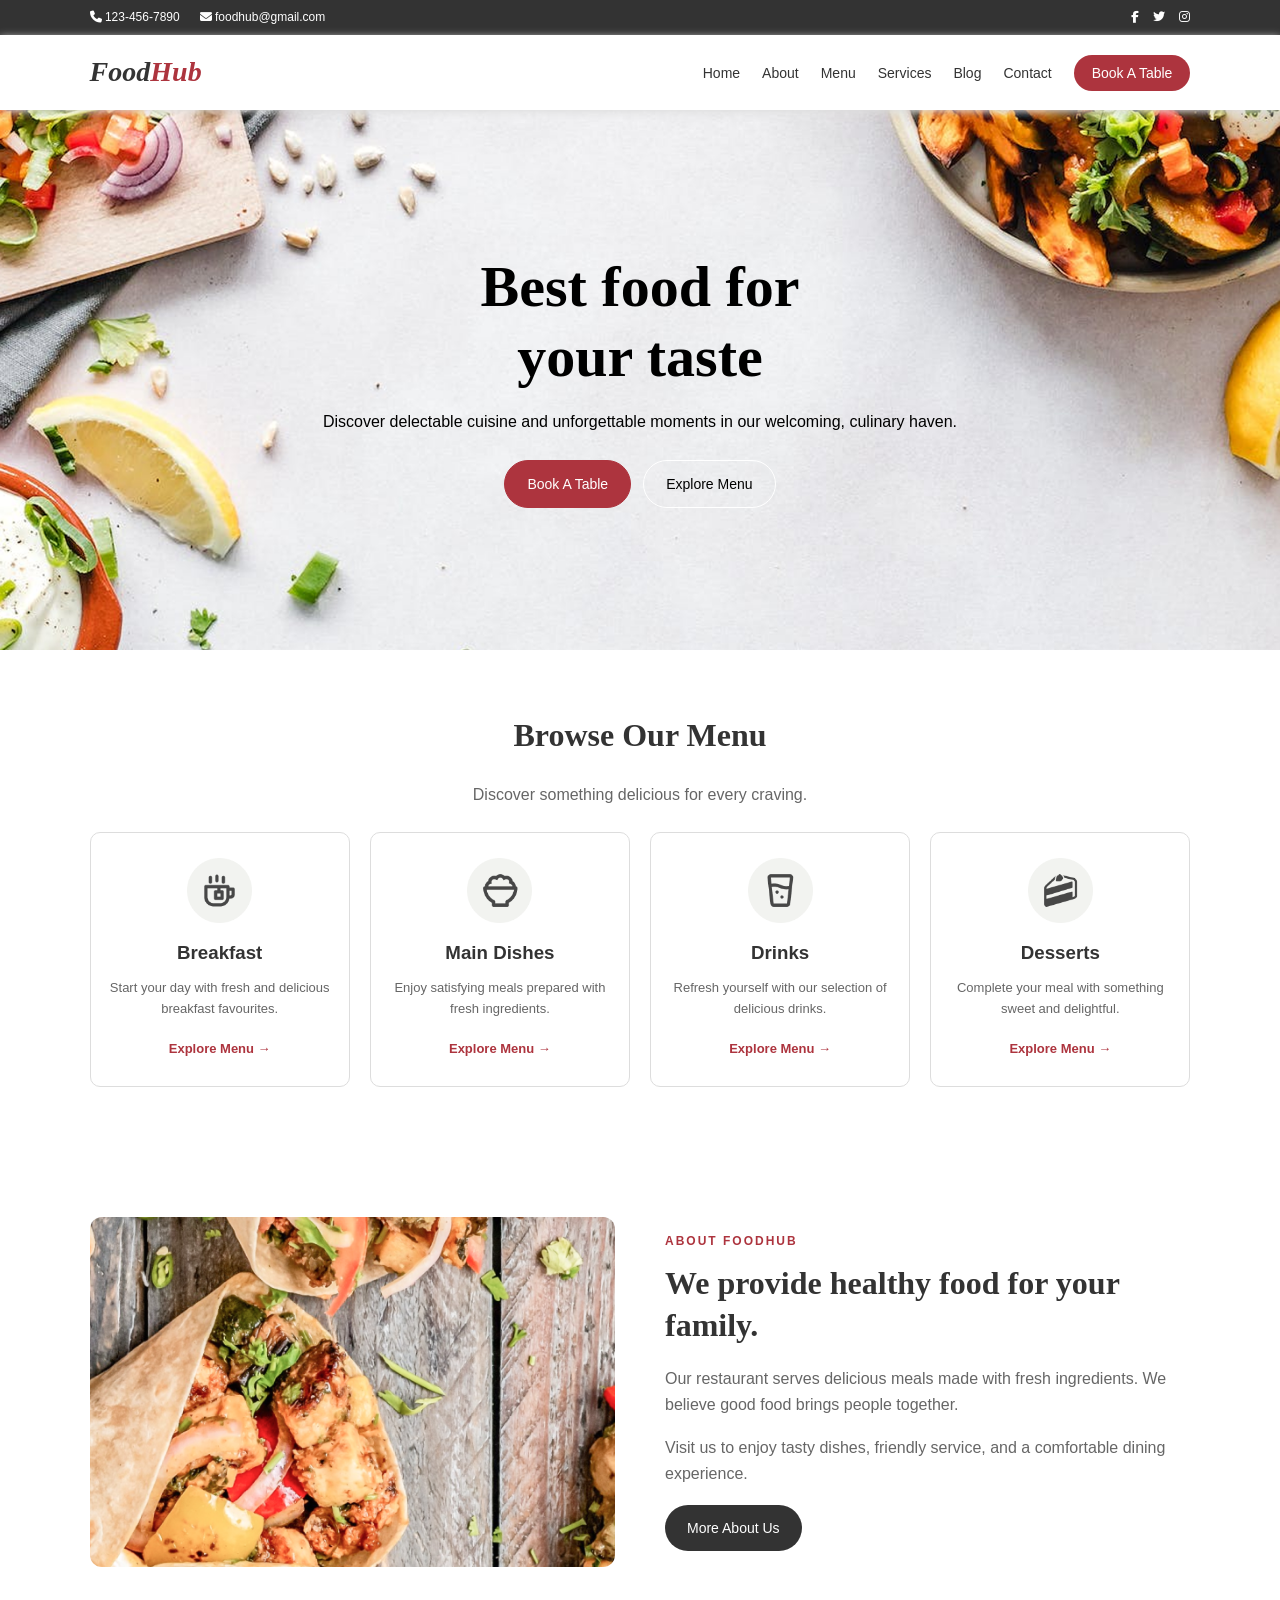
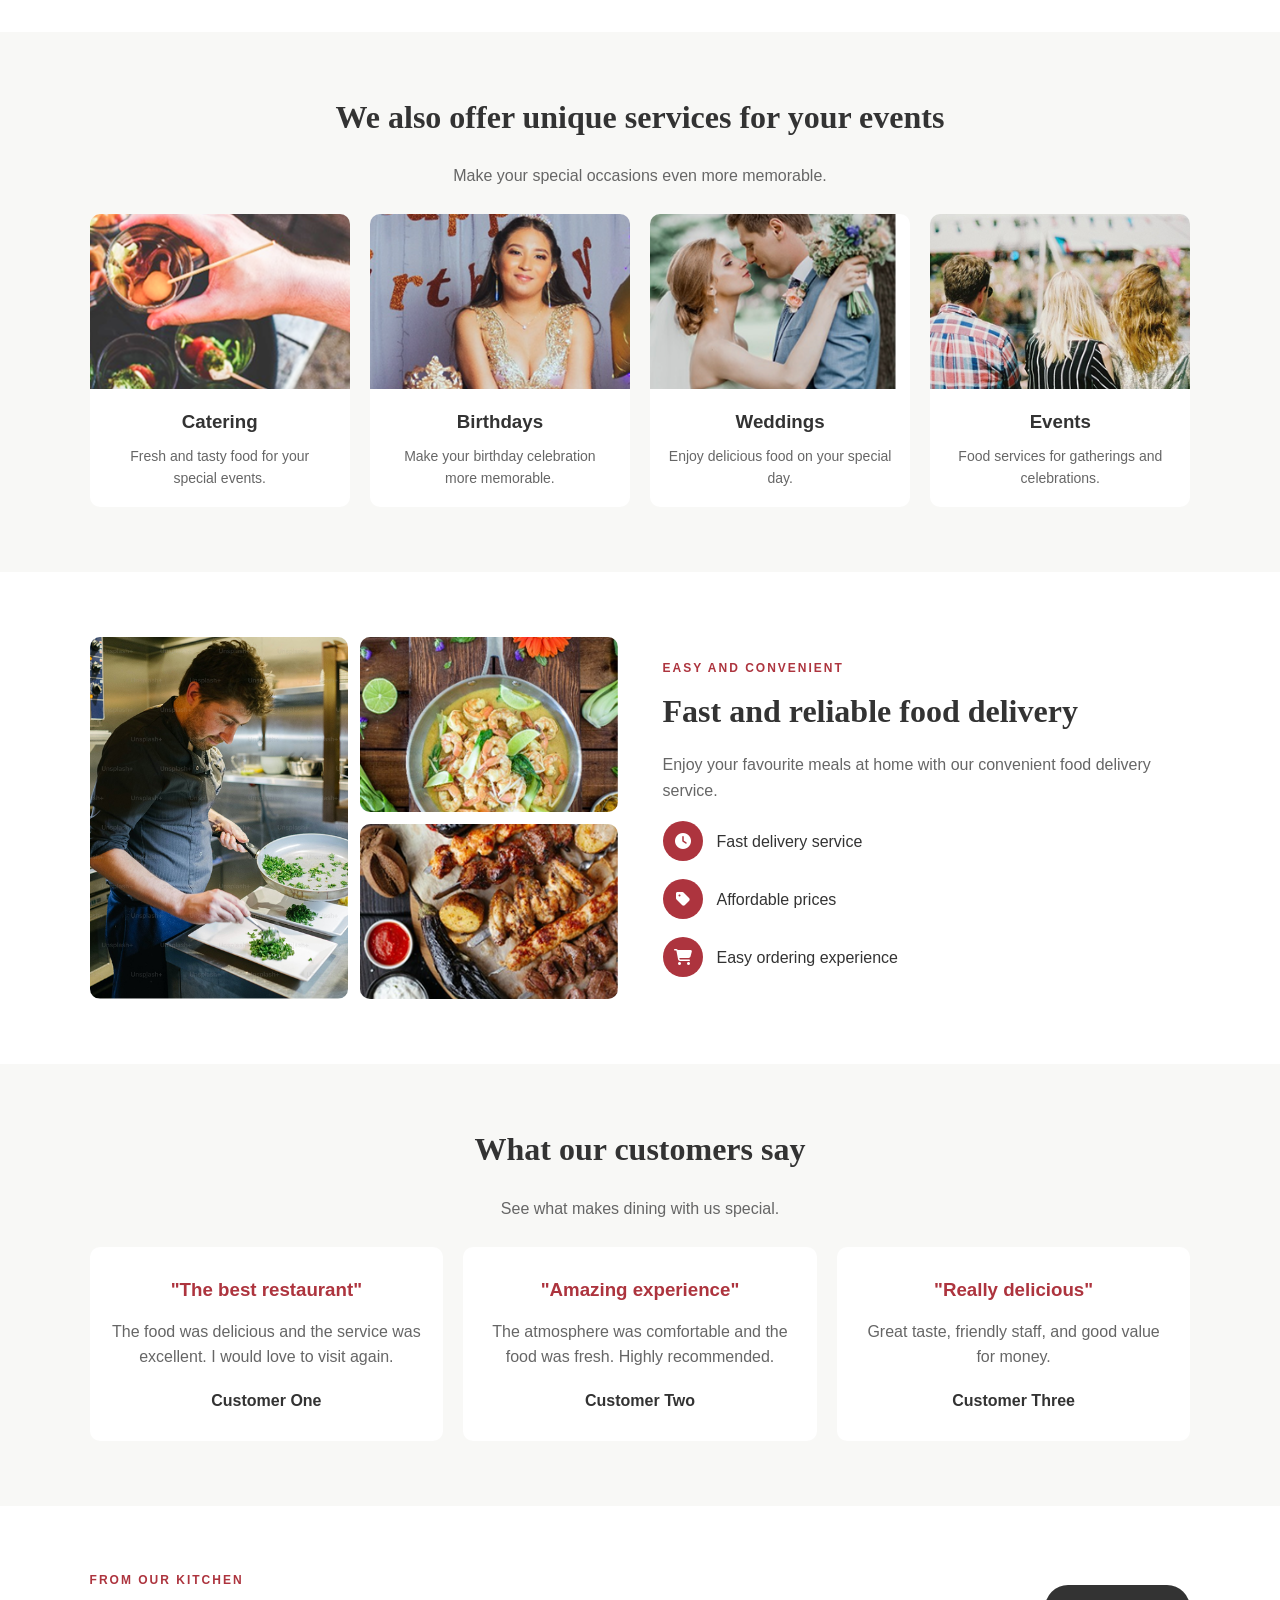
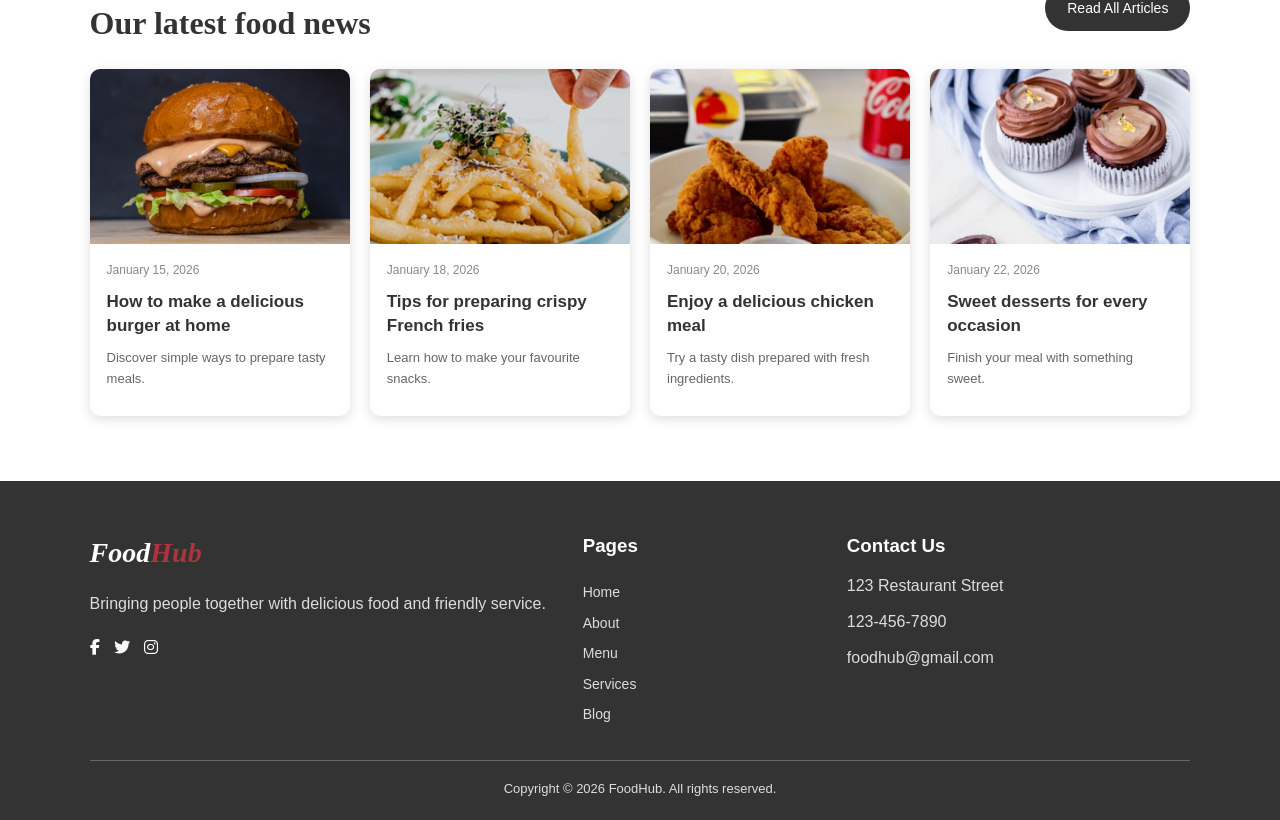
<file: index.html>
<!DOCTYPE html>
<html lang="en">
<head>
    <meta charset="UTF-8">
    <meta name="viewport" content="width=device-width, initial-scale=1.0">
    <title>FoodHub Restaurant</title>

    <link rel="stylesheet" href="style.css">
    <link rel="stylesheet" href="https://cdnjs.cloudflare.com/ajax/libs/font-awesome/6.5.0/css/all.min.css">
</head>
<body>

    <!-- Top bar -->
    <div class="top-bar">
        <div class="contact-info">
            <span><i class="fa-solid fa-phone"></i> 123-456-7890</span>
            <span><i class="fa-solid fa-envelope"></i> foodhub@gmail.com</span>
        </div>

        <div class="social-icons">
            <a  aria-label="Facebook"><i class="fa-brands fa-facebook-f"></i></a>
            <a  aria-label="Twitter"><i class="fa-brands fa-twitter"></i></a>
            <a  aria-label="Instagram"><i class="fa-brands fa-instagram"></i></a>
        </div>
    </div>

    <!-- Navigation -->
   
<!-- Navigation -->
<header>
    <nav class="navbar">

        <a href="index.html#home" class="logo">
            Food<span>Hub</span>
        </a>

        <!-- Mobile menu button -->
        <input type="checkbox" id="menu-toggle">

        <label for="menu-toggle" class="menu-icon"
               aria-label="Toggle navigation">
            <i class="fa-solid fa-bars"></i>
        </label>

        <!-- Navigation links -->
        <ul class="nav-links">
            <li><a href="index.html#home">Home</a></li>
            <li><a href="about.html">About</a></li>
            <li><a href="index.html#menu">Menu</a></li>
            <li><a href="index.html#services">Services</a></li>
            <li><a href="index.html#blog">Blog</a></li>
            <li><a href="index.html#contact">Contact</a></li>

            <li>
                <a href="index.html#contact" class="nav-book">
                    Book A Table
                </a>
            </li>
        </ul>

    </nav>
</header>

    <!-- Hero section -->
    <section class="hero" id="home">
        <img src="./assets/image 110.png" alt="Fresh food" class="hero-image">

        <div class="hero-content">
            <h1>Best food for<br>your taste</h1>
            <p>
                Discover delectable cuisine and unforgettable moments
                in our welcoming, culinary haven.
            </p>

            <div class="buttons">
                <a href="#contact" class="red-btn">Book A Table</a>
                <a href="#menu" class="outline-btn">Explore Menu</a>
            </div>
        </div>
    </section>

    <!-- Menu section -->
    <section class="menu section" id="menu">
        <h2>Browse Our Menu</h2>
        <p class="section-intro">Discover something delicious for every craving.</p>

        <div class="menu-container horizontal-scroll">
            <article class="menu-card">
                <img src="./assets/icon (3).png" alt="Breakfast">
                <h3>Breakfast</h3>
                <p>Start your day with fresh and delicious breakfast favourites.</p>
                <a href="#contact">Explore Menu →</a>
            </article>

            <article class="menu-card">
                <img src="./assets/icon.png" alt="Main dishes">
                <h3>Main Dishes</h3>
                <p>Enjoy satisfying meals prepared with fresh ingredients.</p>
                <a href="#contact">Explore Menu →</a>
            </article>

            <article class="menu-card">
                <img src="./assets/icon (1).png" alt="Drinks">
                <h3>Drinks</h3>
                <p>Refresh yourself with our selection of delicious drinks.</p>
                <a href="#contact">Explore Menu →</a>
            </article>

            <article class="menu-card">
                <img src="./assets/icon (2).png" alt="Desserts">
                <h3>Desserts</h3>
                <p>Complete your meal with something sweet and delightful.</p>
                <a href="#contact">Explore Menu →</a>
            </article>
        </div>
    </section>

    <!-- About section -->
    <section class="about section" id="about">
        <div class="about-image">
            <img src="./assets/about-food.png" alt="Fresh restaurant food">
        </div>

        <div class="about-content">
            <span class="eyebrow">ABOUT FOODHUB</span>
            <h2>We provide healthy food for your family.</h2>

            <p>
                Our restaurant serves delicious meals made with fresh
                ingredients. We believe good food brings people together.
            </p>

            <p>
                Visit us to enjoy tasty dishes, friendly service,
                and a comfortable dining experience.
            </p>

            <a href="#contact" class="dark-btn">More About Us</a>
        </div>
    </section>

    <!-- Services section -->
    <section class="services section" id="services">
        <h2>We also offer unique services for your events</h2>
        <p class="section-intro">Make your special occasions even more memorable.</p>

        <div class="service-container horizontal-scroll">
            <article class="service-card">
                <img src="./assets/caterings.png" alt="Catering service">
                <div class="card-content">
                    <h3>Catering</h3>
                    <p>Fresh and tasty food for your special events.</p>
                </div>
            </article>

            <article class="service-card">
                <img src="./assets/birthday.png" alt="Birthday celebration">
                <div class="card-content">
                    <h3>Birthdays</h3>
                    <p>Make your birthday celebration more memorable.</p>
                </div>
            </article>

            <article class="service-card">
                <img src="./assets/wedding.png" alt="Wedding celebration">
                <div class="card-content">
                    <h3>Weddings</h3>
                    <p>Enjoy delicious food on your special day.</p>
                </div>
            </article>

            <article class="service-card">
                <img src="./assets/event.png" alt="Special event">
                <div class="card-content">
                    <h3>Events</h3>
                    <p>Food services for gatherings and celebrations.</p>
                </div>
            </article>
        </div>
    </section>

    <!-- Delivery section -->
    <section class="delivery section">
        <div class="delivery-images">
            <img src="./assets/chef.png" alt="Chef preparing food">
            <img src="./assets/healthy-food.png" alt="Healthy meal">
            <img src="./assets/grilled-food.png" alt="Grilled food">
        </div>

        <div class="delivery-content">
            <span class="eyebrow">EASY AND CONVENIENT</span>
            <h2>Fast and reliable food delivery</h2>
            <p>
                Enjoy your favourite meals at home with our convenient
                food delivery service.
            </p>

            <div class="delivery-feature">
                <i class="fa-solid fa-clock"></i>
                <span>Fast delivery service</span>
            </div>

            <div class="delivery-feature">
                <i class="fa-solid fa-tag"></i>
                <span>Affordable prices</span>
            </div>

            <div class="delivery-feature">
                <i class="fa-solid fa-cart-shopping"></i>
                <span>Easy ordering experience</span>
            </div>
        </div>
    </section>

    <!-- Reviews section -->
    <section class="reviews section">
        <h2>What our customers say</h2>
        <p class="section-intro">See what makes dining with us special.</p>

        <div class="review-container horizontal-scroll">
            <article class="review-card">
                <h3>"The best restaurant"</h3>
                <p>The food was delicious and the service was excellent. I would love to visit again.</p>
                <h4>Customer One</h4>
            </article>

            <article class="review-card">
                <h3>"Amazing experience"</h3>
                <p>The atmosphere was comfortable and the food was fresh. Highly recommended.</p>
                <h4>Customer Two</h4>
            </article>

            <article class="review-card">
                <h3>"Really delicious"</h3>
                <p>Great taste, friendly staff, and good value for money.</p>
                <h4>Customer Three</h4>
            </article>
        </div>
    </section>

    <!-- Blog section -->
    <section class="blog section" id="blog">
        <div class="blog-heading">
            <div>
                <span class="eyebrow">FROM OUR KITCHEN</span>
                <h2>Our latest food news</h2>
            </div>
            <a href="#blog" class="dark-btn">Read All Articles</a>
        </div>

        <div class="blog-container horizontal-scroll">
            <article class="blog-card">
                <img src="./assets/burger.png" alt="Fresh burger">
                <div class="blog-text">
                    <p class="blog-date">January 15, 2026</p>
                    <h3>How to make a delicious burger at home</h3>
                    <p>Discover simple ways to prepare tasty meals.</p>
                </div>
            </article>

            <article class="blog-card">
                <img src="./assets/fries.png" alt="Crispy French fries">
                <div class="blog-text">
                    <p class="blog-date">January 18, 2026</p>
                    <h3>Tips for preparing crispy French fries</h3>
                    <p>Learn how to make your favourite snacks.</p>
                </div>
            </article>

            <article class="blog-card">
                <img src="./assets/chicken.png" alt="Chicken dish">
                <div class="blog-text">
                    <p class="blog-date">January 20, 2026</p>
                    <h3>Enjoy a delicious chicken meal</h3>
                    <p>Try a tasty dish prepared with fresh ingredients.</p>
                </div>
            </article>

            <article class="blog-card">
                <img src="./assets/cake.png" alt="Delicious cake">
                <div class="blog-text">
                    <p class="blog-date">January 22, 2026</p>
                    <h3>Sweet desserts for every occasion</h3>
                    <p>Finish your meal with something sweet.</p>
                </div>
            </article>
        </div>
    </section>

    <!-- Footer -->
    <footer id="contact">
        <div class="footer-container">
            <div class="footer-about">
                <a href="#home" class="logo">Food<span>Hub</span></a>
                <p>Bringing people together with delicious food and friendly service.</p>

                <div class="footer-social">
                    <a href="#" aria-label="Facebook"><i class="fa-brands fa-facebook-f"></i></a>
                    <a href="#" aria-label="Twitter"><i class="fa-brands fa-twitter"></i></a>
                    <a href="#" aria-label="Instagram"><i class="fa-brands fa-instagram"></i></a>
                </div>
            </div>

            <div class="footer-links">
                <h3>Pages</h3>
                <a href="#home">Home</a>
                <a href="#about">About</a>
                <a href="#menu">Menu</a>
                <a href="#services">Services</a>
                <a href="#blog">Blog</a>
            </div>

            <div class="footer-contact">
                <h3>Contact Us</h3>
                <p>123 Restaurant Street</p>
                <p>123-456-7890</p>
                <p>foodhub@gmail.com</p>
            </div>
        </div>

        <div class="copyright">
            <p>Copyright &copy; 2026 FoodHub. All rights reserved.</p>
        </div>
    </footer>

</body>
</html>
</file>
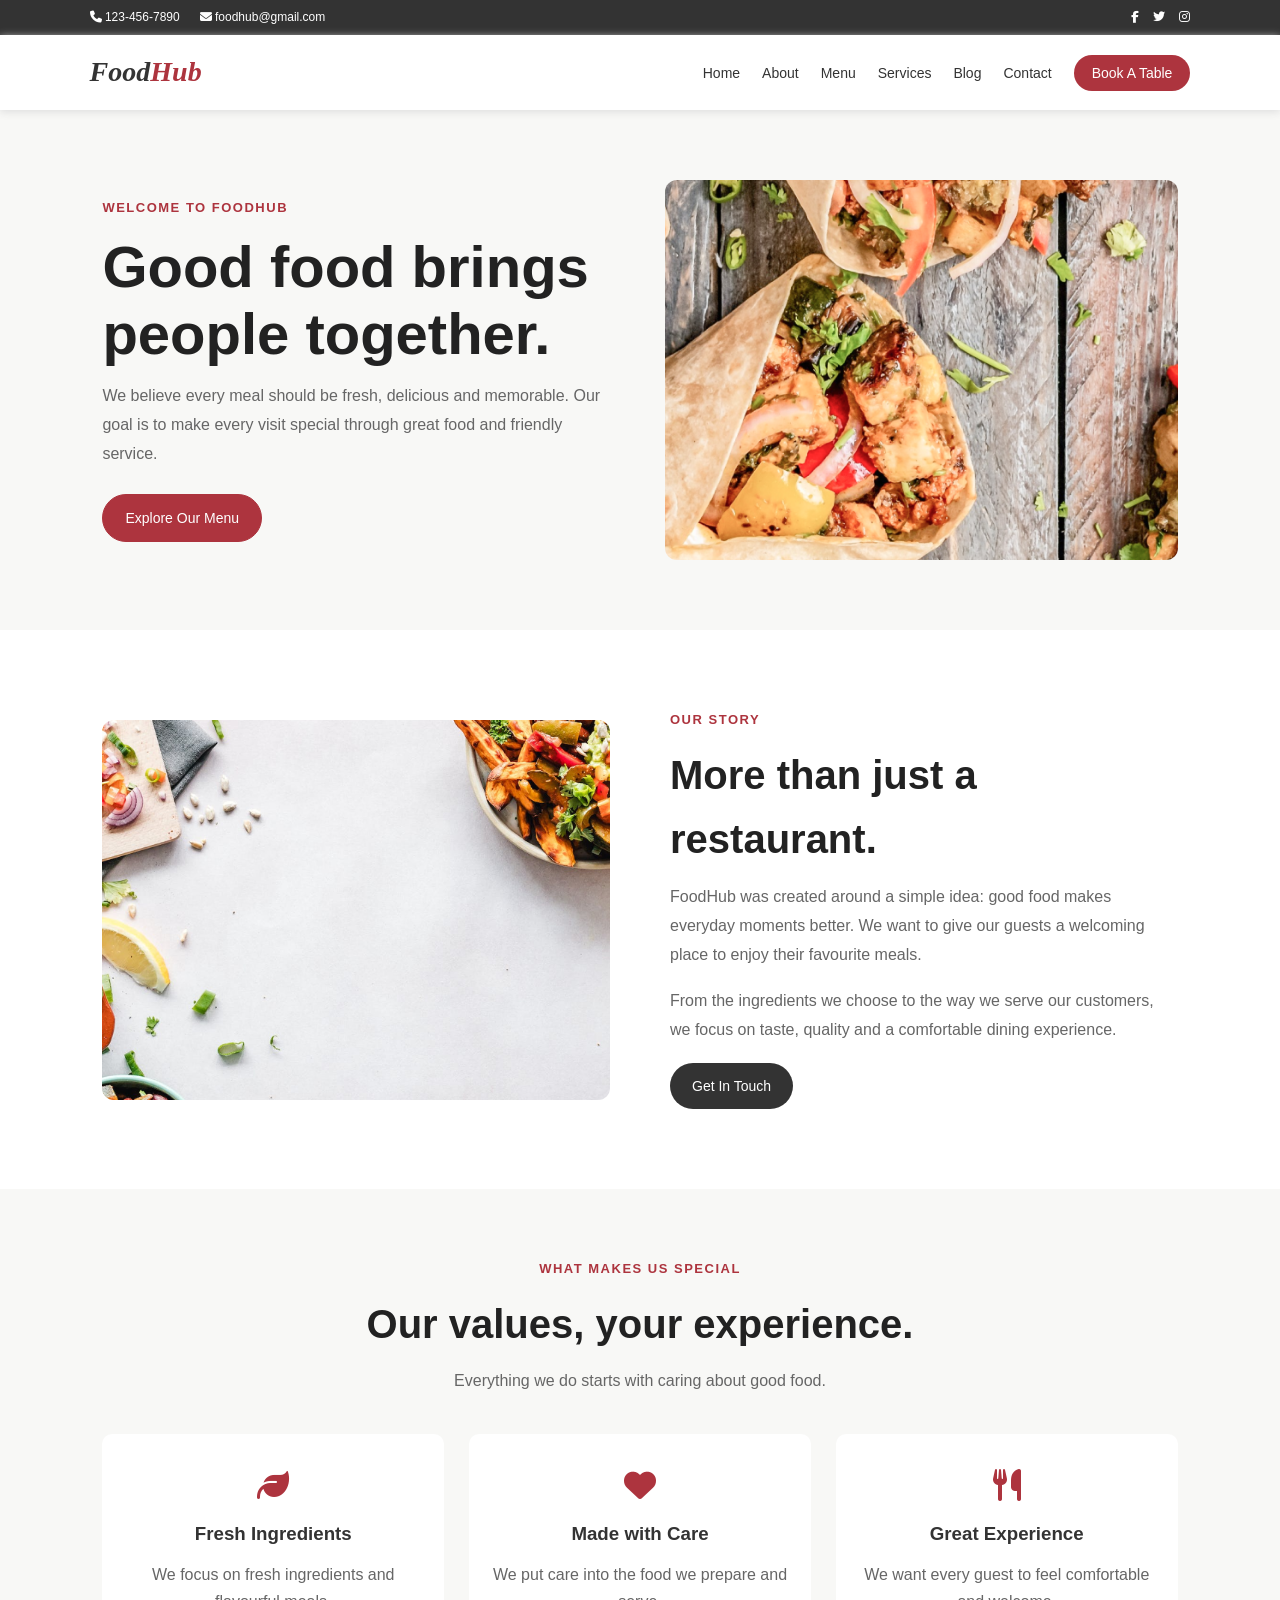
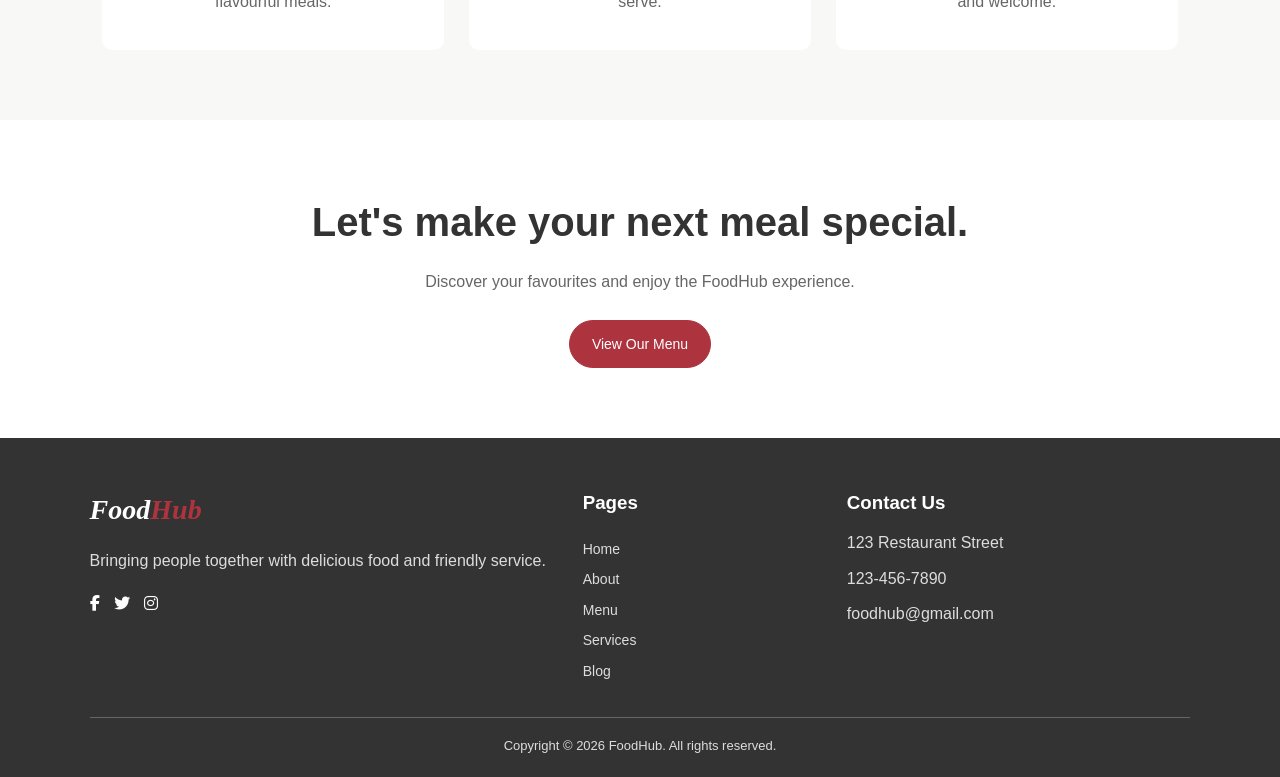
<file: about.html>
<!DOCTYPE html>
<html lang="en">
<head>
    <meta charset="UTF-8">
    <meta name="viewport" content="width=device-width, initial-scale=1.0">

    <title>About Us | FoodHub</title>

    <link rel="stylesheet" href="style.css">
    <link rel="stylesheet" href="about.css">

    <link rel="stylesheet"
    href="https://cdnjs.cloudflare.com/ajax/libs/font-awesome/6.5.0/css/all.min.css">
</head>
<body>

    <!-- Top bar -->
    <div class="top-bar">
        <div class="contact-info">
            <span><i class="fa-solid fa-phone"></i> 123-456-7890</span>
            <span><i class="fa-solid fa-envelope"></i> foodhub@gmail.com</span>
        </div>

        <div class="social-icons">
            <a href="#" aria-label="Facebook"><i class="fa-brands fa-facebook-f"></i></a>
            <a href="#" aria-label="Twitter"><i class="fa-brands fa-twitter"></i></a>
            <a href="#" aria-label="Instagram"><i class="fa-brands fa-instagram"></i></a>
        </div>
    </div>

    <!-- Navigation -->
    <header>
        <nav class="navbar">
            <a href="index.html#home" class="logo">Food<span>Hub</span></a>

            <input type="checkbox" id="menu-toggle">

            <label for="menu-toggle" class="menu-icon"
            aria-label="Toggle navigation">
                <i class="fa-solid fa-bars"></i>
            </label>

            <ul class="nav-links">
                <li><a href="index.html#home">Home</a></li>
                <li><a href="about.html" class="active">About</a></li>
                <li><a href="index.html#menu">Menu</a></li>
                <li><a href="index.html#services">Services</a></li>
                <li><a href="index.html#blog">Blog</a></li>
                <li><a href="index.html#contact">Contact</a></li>
                <li><a href="index.html#contact" class="nav-book">Book A Table</a></li>
            </ul>
        </nav>
    </header>

    <!-- About hero -->
    <section class="about-hero">
        <div class="about-hero-content">
            <span class="eyebrow">WELCOME TO FOODHUB</span>

            <h1>Good food brings people together.</h1>

            <p>
                We believe every meal should be fresh, delicious
                and memorable. Our goal is to make every visit
                special through great food and friendly service.
            </p>

            <a href="index.html#menu" class="red-btn">
                Explore Our Menu
            </a>
        </div>

        <div class="about-hero-image">
            <img src="./assets/about-food.png"
            alt="Delicious food served at FoodHub">
        </div>
    </section>

    <!-- Our story -->
    <section class="our-story">
        <div class="story-image">
            <img src="./assets/image 110.png"
            alt="Freshly prepared restaurant food">
        </div>

        <div class="story-content">
            <span class="eyebrow">OUR STORY</span>

            <h2>More than just a restaurant.</h2>

            <p>
                FoodHub was created around a simple idea:
                good food makes everyday moments better.
                We want to give our guests a welcoming place
                to enjoy their favourite meals.
            </p>

            <p>
                From the ingredients we choose to the way
                we serve our customers, we focus on taste,
                quality and a comfortable dining experience.
            </p>

            <a href="index.html#contact" class="dark-btn">
                Get In Touch
            </a>
        </div>
    </section>

    <!-- Our values -->
    <section class="our-values">
        <div class="values-heading">
            <span class="eyebrow">WHAT MAKES US SPECIAL</span>
            <h2>Our values, your experience.</h2>
            <p>Everything we do starts with caring about good food.</p>
        </div>

        <div class="values-container">
            <article class="value-card">
                <i class="fa-solid fa-leaf"></i>
                <h3>Fresh Ingredients</h3>
                <p>We focus on fresh ingredients and flavourful meals.</p>
            </article>

            <article class="value-card">
                <i class="fa-solid fa-heart"></i>
                <h3>Made with Care</h3>
                <p>We put care into the food we prepare and serve.</p>
            </article>

            <article class="value-card">
                <i class="fa-solid fa-utensils"></i>
                <h3>Great Experience</h3>
                <p>We want every guest to feel comfortable and welcome.</p>
            </article>
        </div>
    </section>

    <!-- Call to action -->
    <section class="about-cta">
        <h2>Let's make your next meal special.</h2>
        <p>Discover your favourites and enjoy the FoodHub experience.</p>

        <a href="index.html#menu" class="red-btn">
            View Our Menu
        </a>
    </section>

    <!-- Footer -->
    <footer id="contact">
        <div class="footer-container">
            <div class="footer-about">
                <a href="index.html#home" class="logo">Food<span>Hub</span></a>

                <p>
                    Bringing people together with delicious
                    food and friendly service.
                </p>

                <div class="footer-social">
                    <a href="#" aria-label="Facebook"><i class="fa-brands fa-facebook-f"></i></a>
                    <a href="#" aria-label="Twitter"><i class="fa-brands fa-twitter"></i></a>
                    <a href="#" aria-label="Instagram"><i class="fa-brands fa-instagram"></i></a>
                </div>
            </div>

            <div class="footer-links">
                <h3>Pages</h3>
                <a href="index.html#home">Home</a>
                <a href="about.html">About</a>
                <a href="index.html#menu">Menu</a>
                <a href="index.html#services">Services</a>
                <a href="index.html#blog">Blog</a>
            </div>

            <div class="footer-contact">
                <h3>Contact Us</h3>
                <p>123 Restaurant Street</p>
                <p>123-456-7890</p>
                <p>foodhub@gmail.com</p>
            </div>
        </div>

        <div class="copyright">
            <p>Copyright &copy; 2026 FoodHub. All rights reserved.</p>
        </div>
    </footer>

</body>
</html>
</file>
<file: style.css>
/* Basic styles */
* {
    margin: 0;
    padding: 0;
    box-sizing: border-box;
}    

html {
    scroll-behavior: smooth;
    scroll-padding-top: 80px;
}

body {
    font-family: Arial, sans-serif;
    color: #333;
    line-height: 1.6;
    overflow-x: hidden;
}

img {
    display: block;
    max-width: 100%;
    object-fit: cover;
}

a {
    text-decoration: none;
    cursor: pointer;
}

button {
    cursor: pointer;
}

/* Top bar */
.top-bar {
    background: #333;
    color: white;
    padding: 8px 7%;
    display: flex;
    justify-content: space-between;
    align-items: center;
    gap: 12px;
    font-size: 12px;
}

.contact-info {
    display: flex;
    gap: 20px;
}

.social-icons,
.footer-social {
    display: flex;
    gap: 14px;
}

.social-icons a,
.footer-social a {
    color: white;
    transition: color 0.3s;
}

.social-icons a:hover,
.footer-social a:hover {
    color: #ad343e;
}

/* Navigation */
header {
    background: white;
    box-shadow: 0 2px 8px #ddd;
    position: sticky;
    top: 0;
    z-index: 10;
}

.navbar {
    min-height: 75px;
    padding: 12px 7%;
    display: flex;
    align-items: center;
    justify-content: space-between;
    flex-wrap: wrap;
}

.logo {
    font-family: Georgia, "Times New Roman", serif;
    font-size: 28px;
    font-weight: bold;
    font-style: italic;
    color: #333;
}

.logo span {
    color: #ad343e;
}

.nav-links {
    display: flex;
    align-items: center;
    gap: 22px;
    list-style: none;
}

.nav-links a {
    color: #333;
    font-size: 14px;
    transition: color 0.3s;
}

.nav-links a:hover {
    color: #ad343e;
}

.nav-links .nav-book {
    background: #ad343e;
    color: white;
    padding: 10px 18px;
    border-radius: 25px;
    transition: background 0.3s;
}

.nav-links .nav-book:hover {
    background: #84242d;
    color: white;
}

#menu-toggle,
.menu-icon {
    display: none;
}

/* Hero section */
.hero {
    min-height: 540px;
    padding: 40px 20px;
    display: flex;
    align-items: center;
    justify-content: center;
    text-align: center;
    position: relative;
    overflow: hidden;
}

.hero-image {
    position: absolute;
    inset: 0;
    width: 100%;
    height: 100%;
    object-fit: cover;
    object-position: center;
}

.hero::before {
    content: "";
    position: absolute;
    inset: 0;
    background: rgba(0, 0, 0, 0.4);
}

.hero-content {
    position: relative;
    z-index: 1;
    width: 100%;
    max-width: 700px;
    color:black;
}

.hero-content h1 {
    font-family: Georgia, "Times New Roman", serif;
    font-size: 58px;
    line-height: 1.2;
    margin-bottom: 18px;
}

.hero-content p {
    font-size: 16px;
    margin-bottom: 25px;
}

.buttons {
    display: flex;
    justify-content: center;
    align-items: center;
    flex-wrap: wrap;
    gap: 12px;
}

/* Buttons */
.red-btn,
.outline-btn,
.dark-btn {
    display: inline-block;
    padding: 12px 22px;
    border-radius: 25px;
    font-size: 14px;
    text-align: center;
    transition: all 0.3s ease;
}

.red-btn {
    background: #ad343e;
    color: white;
    border: 1px solid #ad343e;
}

.red-btn:hover {
    background: white;
    color: #ad343e;
    transform: translateY(-2px);
}

.outline-btn {
    background: transparent;
    color: black;
    border: 1px solid white;
}

.outline-btn:hover {
    background: #ad343e;
    color: white;
    transform: translateY(-2px);
}

.dark-btn {
    background: #333;
    color: white;
}

.dark-btn:hover {
    background: #ad343e;
    transform: translateY(-2px);
}

/* Common section styles */
.section {
    padding: 65px 7%;
}

.section h2 {
    font-family: Georgia, "Times New Roman", serif;
    line-height: 1.3;
}

.eyebrow {
    display: block;
    color: #ad343e;
    font-size: 12px;
    font-weight: bold;
    letter-spacing: 2px;
    margin-bottom: 12px;
}

.section-intro {
    color: #666;
    margin-bottom: 25px;
}

.menu h2,
.services h2,
.reviews h2,
.blog-heading h2 {
    font-size: 32px;
    margin-bottom: 25px;
}

/* Menu section */
.menu {
    text-align: center;
}

.menu-container {
    display: grid;
    grid-template-columns: repeat(4, minmax(0, 1fr));
    gap: 20px;
}

.menu-card {
    padding: 25px 18px;
    border: 1px solid #ddd;
    border-radius: 10px;
    background: white;
    transition: transform 0.3s, box-shadow 0.3s;
}

.menu-card:hover {
    transform: translateY(-6px);
    box-shadow: 0 8px 20px #ddd;
}

.menu-card img {
    width: 65px;
    height: 65px;
    object-fit: contain;
    margin: 0 auto 15px;
}

.menu-card h3 {
    margin-bottom: 10px;
}

.menu-card p {
    color: #666;
    font-size: 13px;
    margin-bottom: 15px;
}

.menu-card a {
    color: #ad343e;
    font-size: 13px;
    font-weight: bold;
}

/* About section */
.about {
    display: flex;
    align-items: center;
    gap: 50px;
}

.about-image,
.about-content {
    flex: 1;
    min-width: 0;
}

.about-image img {
    width: 100%;
    height: 350px;
    border-radius: 12px;
}

.about-content h2,
.delivery-content h2 {
    font-size: 32px;
    margin-bottom: 20px;
}

.about-content p,
.delivery-content p {
    color: #666;
    margin-bottom: 18px;
}

/* Services section */
.services {
    background: #f8f8f6;
    text-align: center;
}

.service-container {
    display: grid;
    grid-template-columns: repeat(4, minmax(0, 1fr));
    gap: 20px;
}

.service-card {
    background: white;
    border-radius: 10px;
    overflow: hidden;
    transition: transform 0.3s, box-shadow 0.3s;
}

.service-card:hover {
    transform: translateY(-6px);
    box-shadow: 0 8px 20px #ddd;
}

.service-card img {
    width: 100%;
    height: 175px;
}

.card-content {
    padding: 18px;
}

.card-content h3 {
    margin-bottom: 8px;
}

.card-content p {
    color: #666;
    font-size: 14px;
}

/* Delivery section */
.delivery {
    display: flex;
    align-items: center;
    gap: 45px;
}

.delivery-images,
.delivery-content {
    flex: 1;
    min-width: 0;
}

.delivery-images {
    display: grid;
    grid-template-columns: 1fr 1fr;
    gap: 12px;
}

.delivery-images img {
    width: 100%;
    height: 175px;
    border-radius: 10px;
}

.delivery-images img:first-child {
    grid-row: span 2;
    height: 362px;
}

.delivery-feature {
    display: flex;
    align-items: center;
    gap: 14px;
    margin-top: 18px;
}

.delivery-feature i {
    width: 40px;
    height: 40px;
    flex-shrink: 0;
    display: flex;
    align-items: center;
    justify-content: center;
    background: #ad343e;
    color: white;
    border-radius: 50%;
}

/* Customer reviews */
.reviews {
    background: #f8f8f6;
    text-align: center;
}

.review-container {
    display: grid;
    grid-template-columns: repeat(3, minmax(0, 1fr));
    gap: 20px;
}

.review-card {
    padding: 28px 22px;
    background: white;
    border-radius: 10px;
    transition: transform 0.3s, box-shadow 0.3s;
}

.review-card:hover {
    transform: translateY(-5px);
    box-shadow: 0 8px 20px #ddd;
}

.review-card h3 {
    color: #ad343e;
    margin-bottom: 14px;
}

.review-card p {
    color: #666;
    margin-bottom: 18px;
}

/* Blog section */
.blog-heading {
    display: flex;
    justify-content: space-between;
    align-items: center;
    gap: 20px;
    margin-bottom: 25px;
}

.blog-heading h2 {
    margin-bottom: 0;
}

.blog-container {
    display: grid;
    grid-template-columns: repeat(4, minmax(0, 1fr));
    gap: 20px;
}

.blog-card {
    min-width: 0;
    background: white;
    border-radius: 10px;
    overflow: hidden;
    box-shadow: 0 3px 12px #ddd;
    transition: transform 0.3s, box-shadow 0.3s;
}

.blog-card:hover {
    transform: translateY(-5px);
    box-shadow: 0 8px 20px #ccc;
}

.blog-card img {
    width: 100%;
    height: 175px;
}

.blog-text {
    padding: 17px;
}

.blog-text p {
    color: #666;
    font-size: 13px;
    margin-bottom: 10px;
}

.blog-text .blog-date {
    color: #888;
    font-size: 12px;
}

.blog-text h3 {
    font-size: 17px;
    line-height: 1.4;
    margin-bottom: 10px;
}

/* Footer */
footer {
    background: #333;
    color: white;
    padding: 50px 7% 20px;
}

.footer-container {
    display: grid;
    grid-template-columns: 2fr 1fr 1.5fr;
    gap: 35px;
    margin-bottom: 35px;
}

.footer-about .logo {
    display: inline-block;
    color: white;
    margin-bottom: 15px;
}

.footer-about p,
.footer-contact p {
    color: #ddd;
    margin-bottom: 10px;
}

.footer-social {
    margin-top: 18px;
}

.footer-links {
    display: flex;
    flex-direction: column;
    align-items: flex-start;
    gap: 8px;
}

.footer-links h3,
.footer-contact h3 {
    margin-bottom: 12px;
}

.footer-links a {
    color: #ddd;
    font-size: 14px;
    transition: color 0.3s;
}

.footer-links a:hover {
    color: #ad343e;
}

.copyright {
    border-top: 1px solid #666;
    padding-top: 18px;
    text-align: center;
    color: #ddd;
    font-size: 13px;
}

/* Tablet view */
@media (max-width: 1000px) {
    .section {
        padding: 50px 5%;
    }

    .navbar {
        padding: 12px 5%;
    }

    .nav-links {
        gap: 12px;
    }

    .nav-links a {
        font-size: 12px;
    }

    .menu-container,
    .service-container,
    .blog-container {
        grid-template-columns: repeat(2, minmax(0, 1fr));
    }

    .hero-content h1 {
        font-size: 48px;
    }

    .about,
    .delivery {
        gap: 25px;
    }

    .about-content h2,
    .delivery-content h2 {
        font-size: 27px;
    }

    .footer-container {
        gap: 25px;
    }
}

/* Mobile view */
@media (max-width: 700px) {
    .section {
        padding: 35px 18px;
    }

    .section h2,
    .menu h2,
    .services h2,
    .reviews h2,
    .blog-heading h2 {
        font-size: 25px;
        line-height: 1.3;
    }

    .section-intro {
        font-size: 14px;
    }

    /* Top bar */
    .top-bar {
        padding: 8px 12px;
        font-size: 10px;
        gap: 5px;
    }

    .contact-info {
        flex-direction: column;
        gap: 3px;
    }

    .social-icons {
        gap: 10px;
        flex-shrink: 0;
    }

    /* Mobile hamburger menu */
    .navbar {
        min-height: 65px;
        padding: 12px 18px;
    }

    .logo {
        font-size: 25px;
    }

    .menu-icon {
        display: block;
        font-size: 23px;
        cursor: pointer;
    }

    .nav-links {
        display: flex;
        flex-direction: column;
        align-items: stretch;
        gap: 0;
        width: 100%;
        max-height: 0;
        overflow: hidden;
        padding-top: 0;
        opacity: 0;
        transition: max-height 0.4s ease, opacity 0.3s ease;
    }

    #menu-toggle:checked ~ .nav-links {
        max-height: 400px;
        padding-top: 12px;
        opacity: 1;
    }

    .nav-links li {
        padding: 12px 0;
        border-top: 1px solid #eee;
    }

    .nav-links .nav-book {
        display: inline-block;
        text-align: center;
    }

    /* Hero */
    .hero {
        min-height: 400px;
        padding: 30px 18px;
    }

    .hero-content h1 {
        font-size: 34px;
        margin-bottom: 15px;
    }

    .hero-content p {
        font-size: 14px;
        line-height: 1.6;
    }

    .buttons {
        gap: 10px;
    }

    .red-btn,
    .outline-btn,
    .dark-btn {
        padding: 11px 17px;
        font-size: 13px;
    }

    /* Horizontal scrolling on mobile */
    .horizontal-scroll {
        display: flex;
        gap: 14px;
        overflow-x: auto;
        overflow-y: hidden;
        padding: 8px 2px 15px;
        scroll-snap-type: x mandatory;
        scroll-behavior: smooth;
        -webkit-overflow-scrolling: touch;
        overscroll-behavior-x: contain;
    }

    .horizontal-scroll > * {
        flex-shrink: 0;
        scroll-snap-align: start;
    }

    .horizontal-scroll::-webkit-scrollbar {
        height: 5px;
    }

    .horizontal-scroll::-webkit-scrollbar-thumb {
        background: #ad343e;
        border-radius: 10px;
    }

    /* Menu cards */
    .menu-card {
        flex: 0 0 78%;
        padding: 20px 15px;
    }

    /* About */
    .about {
        flex-direction: column;
        gap: 22px;
        padding: 35px 18px;
    }

    .about-image,
    .about-content {
        width: 100%;
    }

    .about-image img {
        height: 230px;
    }

    .about-content h2,
    .delivery-content h2 {
        font-size: 26px;
    }

    /* Services */
    .services {
        text-align: left;
    }

    .service-card {
        flex: 0 0 78%;
    }

    .service-card img {
        height: 180px;
    }

    /* Delivery */
    .delivery {
        flex-direction: column;
        gap: 25px;
        padding: 35px 18px;
    }

    .delivery-images,
    .delivery-content {
        width: 100%;
    }

    .delivery-images {
        gap: 10px;
    }

    .delivery-images img {
        height: 130px;
    }

    .delivery-images img:first-child {
        height: 270px;
    }

    /* Reviews */
    .review-card {
        flex: 0 0 85%;
    }

    /* Blog */
    .blog-heading {
        flex-direction: column;
        align-items: flex-start;
        gap: 15px;
    }

    .blog-card {
        flex: 0 0 82%;
    }

    .blog-card img {
        height: 180px;
    }

    /* Footer */
    footer {
        padding: 35px 20px 18px;
    }

    .footer-container {
        grid-template-columns: 1fr;
        gap: 25px;
    }

    .copyright {
        font-size: 11px;
    }
}

/* Small phones */
@media (max-width: 380px) {
    .top-bar {
        font-size: 9px;
    }

    .hero-content h1 {
        font-size: 30px;
    }

    .hero-content p {
        font-size: 13px;
    }

    .buttons {
        flex-direction: column;
        align-items: center;
    }

    .buttons a {
        width: 100%;
        max-width: 220px;
    }

    .menu-card,
    .service-card,
    .review-card,
    .blog-card {
        flex-basis: 88%;
    }
}
</file>
<file: about.css>
/* About page */

.about-hero {
    display: flex;
    align-items: center;
    justify-content: space-between;
    gap: 50px;
    padding: 70px 8%;
    background: #f8f8f6;
}

.about-hero-content {
    flex: 1;
}

.about-hero-content h1 {
    font-size: clamp(36px, 5vw, 58px);
    line-height: 1.15;
    margin: 15px 0;
    color: #222;
}

.about-hero-content p {
    color: #666;
    line-height: 1.8;
    margin-bottom: 25px;
}

.about-hero-image {
    flex: 1;
}

.about-hero-image img {
    width: 100%;
    height: 380px;
    object-fit: cover;
    border-radius: 12px;
}

.our-story {
    display: flex;
    align-items: center;
    gap: 60px;
    padding: 80px 8%;
}

.story-image,
.story-content {
    flex: 1;
}

.story-image img {
    width: 100%;
    height: 380px;
    object-fit: cover;
    border-radius: 12px;
}

.story-content h2,
.values-heading h2 {
    font-size: clamp(28px, 4vw, 40px);
    margin: 12px 0;
    color: #222;
}

.story-content p {
    color: #666;
    line-height: 1.8;
    margin-bottom: 18px;
}

.eyebrow {
    color: #ad343e;
    font-weight: bold;
    font-size: 13px;
    letter-spacing: 1.5px;
}

.our-values {
    padding: 70px 8%;
    background: #f8f8f6;
}

.values-heading {
    text-align: center;
    margin-bottom: 40px;
}

.values-heading p {
    color: #666;
}

.values-container {
    display: grid;
    grid-template-columns: repeat(3, 1fr);
    gap: 25px;
}

.value-card {
    background: white;
    text-align: center;
    padding: 35px 22px;
    border-radius: 10px;
    transition: transform 0.3s ease, box-shadow 0.3s ease;
}

.value-card:hover {
    transform: translateY(-7px);
    box-shadow: 0 10px 25px rgba(0, 0, 0, 0.08);
}

.value-card i {
    font-size: 32px;
    color: #ad343e;
    margin-bottom: 18px;
}

.value-card h3 {
    margin-bottom: 12px;
}

.value-card p {
    color: #666;
    line-height: 1.7;
}

.about-cta {
    text-align: center;
    padding: 70px 20px;
}

.about-cta h2 {
    font-size: clamp(27px, 4vw, 40px);
    margin-bottom: 15px;
}

.about-cta p {
    color: #666;
    margin-bottom: 25px;
}

/* Responsive design */

@media (max-width: 768px) {
    .about-hero,
    .our-story {
        flex-direction: column;
        padding: 45px 6%;
        gap: 30px;
    }

    .about-hero-image,
    .story-image {
        width: 100%;
    }

    .about-hero-image img,
    .story-image img {
        height: 280px;
    }

    .values-container {
        grid-template-columns: 1fr;
    }

    .our-values {
        padding: 50px 6%;
    }
}
</file>
